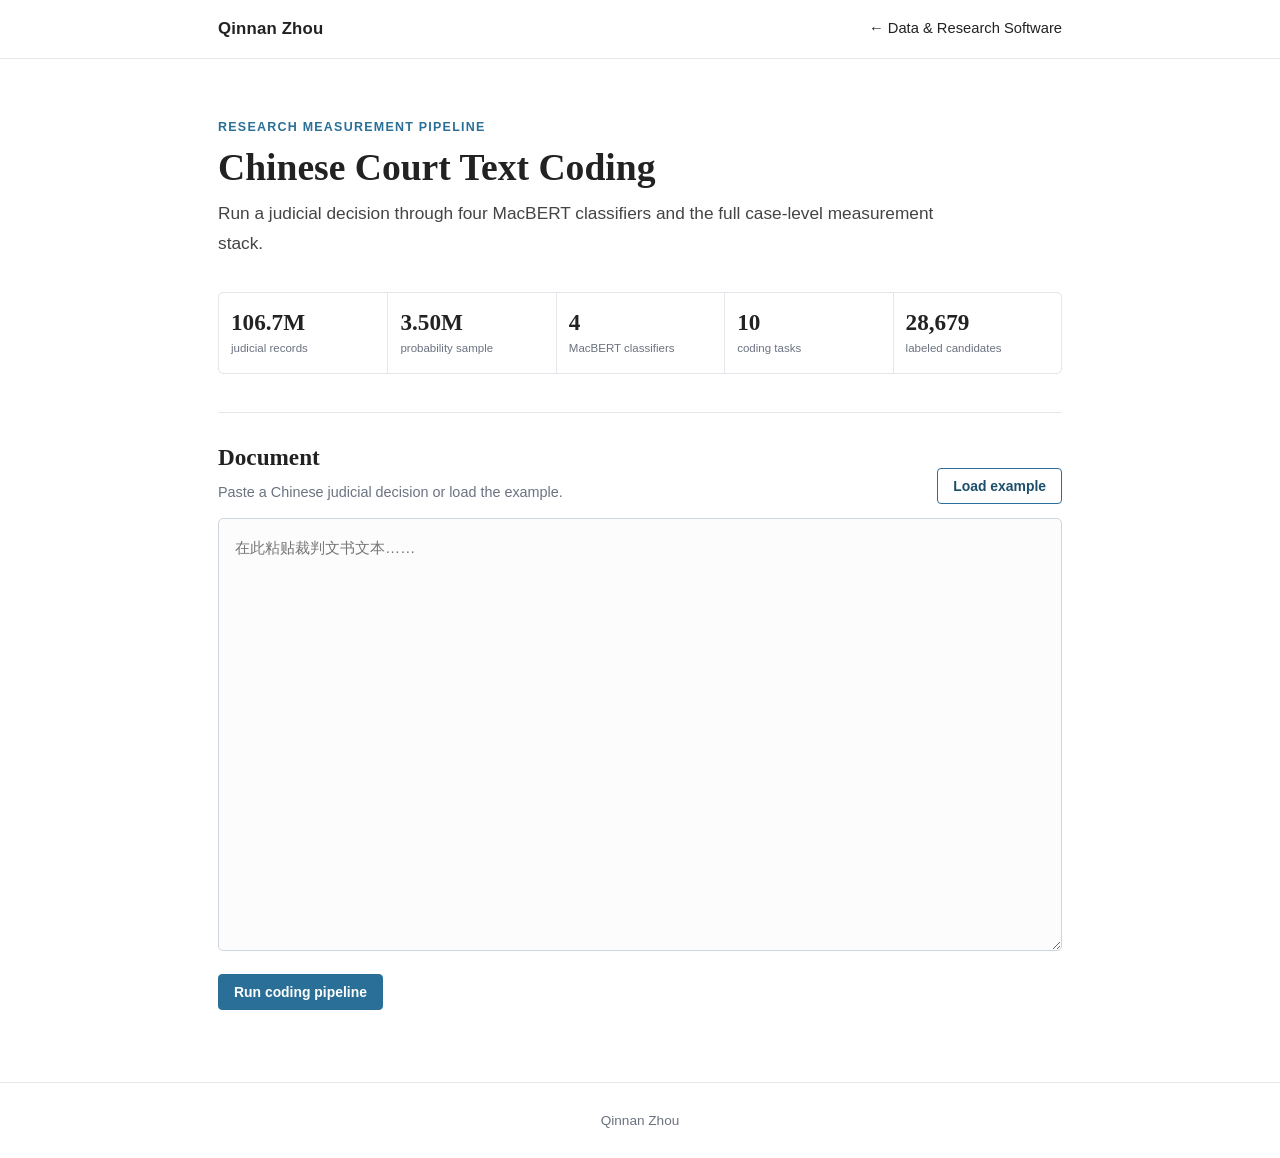
<file: coding-demo.html>
<!DOCTYPE html>
<html lang="en">
<head>
  <meta charset="UTF-8">
  <meta name="viewport" content="width=device-width, initial-scale=1.0">
  <title>Court Text Coding Demo · Qinnan Zhou</title>
  <meta name="description" content="Interactive MacBERT coding pipeline for Chinese judicial decisions.">
  <link rel="stylesheet" href="assets/css/main.css">
  <link rel="stylesheet" href="assets/css/coding-demo.css">
</head>
<body>
  <nav class="nav">
    <div class="nav-inner">
      <a class="nav-brand" href="index.html">Qinnan Zhou</a>
      <a class="demo-back" href="index.html#software">&larr; Data &amp; Research Software</a>
    </div>
  </nav>

  <main class="page demo-page">
    <header class="demo-hero">
      <p class="eyebrow">Research measurement pipeline</p>
      <h1>Chinese Court Text Coding</h1>
      <p>
        Run a judicial decision through four MacBERT classifiers and the full
        case-level measurement stack.
      </p>
    </header>

    <section class="scale-grid" aria-label="Project scale">
      <div><strong>106.7M</strong><span>judicial records</span></div>
      <div><strong>3.50M</strong><span>probability sample</span></div>
      <div><strong>4</strong><span>MacBERT classifiers</span></div>
      <div><strong>10</strong><span>coding tasks</span></div>
      <div><strong>28,679</strong><span>labeled candidates</span></div>
    </section>

    <section class="demo-section">
      <div class="section-heading">
        <div>
          <h2>Document</h2>
          <p>Paste a Chinese judicial decision or load the example.</p>
        </div>
        <button id="load-example" class="button button-secondary" type="button">Load example</button>
      </div>
      <label class="sr-only" for="court-text">Chinese judicial decision text</label>
      <textarea id="court-text" rows="15" placeholder="在此粘贴裁判文书文本……"></textarea>
      <div class="run-row">
        <button id="run-pipeline" class="button button-primary" type="button">Run coding pipeline</button>
        <span id="run-status" role="status" aria-live="polite"></span>
      </div>
    </section>

    <section id="results" class="results" hidden>
      <section class="demo-section">
        <div class="section-heading compact">
          <div>
            <h2>Annotated Text</h2>
            <p>Model candidates are labeled with posterior confidence.</p>
          </div>
        </div>
        <div class="legend">
          <span class="claim-key">Claim</span>
          <span class="evidence-key">Evidence</span>
          <span class="objection-key">Objection</span>
          <span class="event-key">Fact event</span>
          <span class="amount-key">Amount</span>
        </div>
        <div id="annotated-text" class="annotated-text"></div>
      </section>

      <section class="demo-section">
        <div class="section-heading compact">
          <div>
            <h2>Case Measures</h2>
            <p id="runtime"></p>
          </div>
        </div>
        <div id="case-measures" class="measure-grid"></div>
      </section>

      <section class="demo-section">
        <details class="json-panel">
          <summary>Structured JSON</summary>
          <button id="copy-json" class="copy-button" type="button">Copy JSON</button>
          <pre id="structured-json"></pre>
        </details>
      </section>
    </section>
  </main>

  <footer class="footer">Qinnan Zhou</footer>
  <script src="assets/js/coding-demo.js"></script>
</body>
</html>
</file>
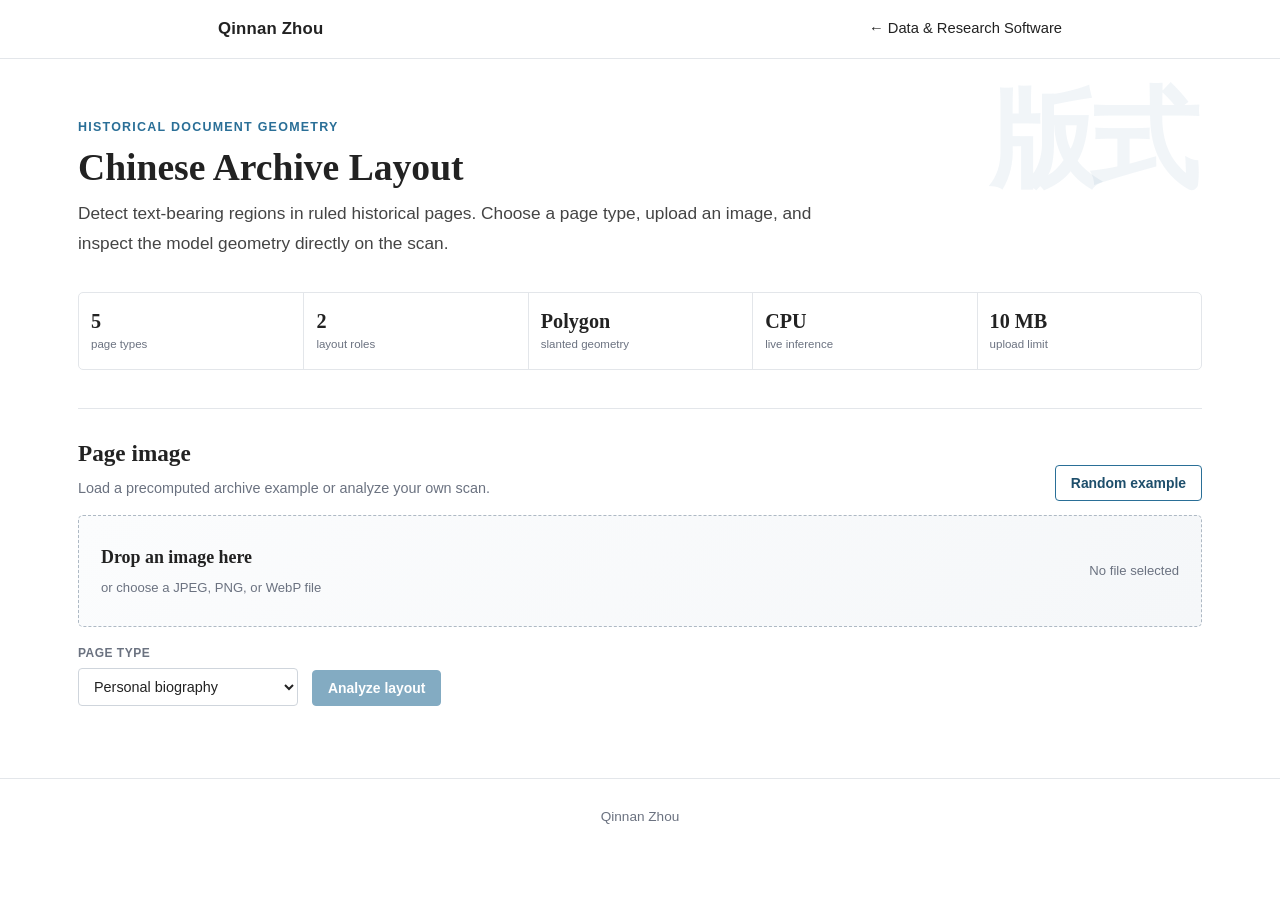
<file: layout-demo.html>
<!DOCTYPE html>
<html lang="en">
<head>
  <meta charset="UTF-8">
  <meta name="viewport" content="width=device-width, initial-scale=1.0">
  <title>Historical CJK Layout Demo · Qinnan Zhou</title>
  <meta name="description" content="Interactive layout analysis for historical Chinese archival pages.">
  <link rel="stylesheet" href="assets/css/main.css">
  <link rel="stylesheet" href="assets/css/coding-demo.css">
  <link rel="stylesheet" href="assets/css/layout-demo.css">
</head>
<body>
  <nav class="nav">
    <div class="nav-inner">
      <a class="nav-brand" href="index.html">Qinnan Zhou</a>
      <a class="demo-back" href="index.html#software">&larr; Data &amp; Research Software</a>
    </div>
  </nav>

  <main class="page demo-page layout-page">
    <header class="demo-hero layout-hero">
      <p class="eyebrow">Historical document geometry</p>
      <h1>Chinese Archive Layout</h1>
      <p>
        Detect text-bearing regions in ruled historical pages. Choose a page type,
        upload an image, and inspect the model geometry directly on the scan.
      </p>
    </header>

    <section class="scale-grid layout-scale" aria-label="Pipeline features">
      <div><strong>5</strong><span>page types</span></div>
      <div><strong>2</strong><span>layout roles</span></div>
      <div><strong>Polygon</strong><span>slanted geometry</span></div>
      <div><strong>CPU</strong><span>live inference</span></div>
      <div><strong>10 MB</strong><span>upload limit</span></div>
    </section>

    <section class="demo-section input-section">
      <div class="section-heading">
        <div>
          <h2>Page image</h2>
          <p>Load a precomputed archive example or analyze your own scan.</p>
        </div>
        <button id="random-example" class="button button-secondary" type="button">Random example</button>
      </div>

      <div id="drop-zone" class="drop-zone">
        <input id="page-file" type="file" accept="image/jpeg,image/png,image/webp">
        <div class="drop-copy">
          <strong>Drop an image here</strong>
          <span>or choose a JPEG, PNG, or WebP file</span>
        </div>
        <span id="file-name" class="file-name">No file selected</span>
      </div>

      <div class="control-row">
        <label for="page-kind">
          <span>Page type</span>
          <select id="page-kind">
            <option value="personal_biography">Personal biography</option>
            <option value="associate_biography">Associate biography</option>
            <option value="exam">Exam register</option>
            <option value="essay">Essay</option>
            <option value="poem">Poem</option>
          </select>
        </label>
        <button id="analyze-page" class="button button-primary" type="button" disabled>Analyze layout</button>
        <span id="layout-status" role="status" aria-live="polite"></span>
      </div>
    </section>

    <section id="layout-results" class="results" hidden>
      <section class="demo-section">
        <div class="section-heading compact">
          <div>
            <h2>Detected Layout</h2>
            <p id="result-caption">Model geometry over the source image.</p>
          </div>
          <div class="layout-legend" aria-label="Element roles">
            <span><i class="primary-swatch"></i>Primary</span>
            <span><i class="annotation-swatch"></i>Annotation</span>
          </div>
        </div>

        <div class="viewer-grid">
          <div class="image-stage">
            <img id="result-image" alt="Historical Chinese archival page">
            <svg id="layout-overlay" aria-label="Detected layout overlay"></svg>
          </div>
          <aside class="result-sidebar">
            <div id="layout-summary" class="layout-summary"></div>
            <div class="element-heading">
              <h3>Elements</h3>
              <span id="element-count"></span>
            </div>
            <div id="element-list" class="element-list"></div>
          </aside>
        </div>
      </section>

      <section class="demo-section">
        <details class="json-panel">
          <summary>Structured JSON</summary>
          <button id="copy-layout-json" class="copy-button" type="button">Copy JSON</button>
          <pre id="layout-json"></pre>
        </details>
      </section>
    </section>
  </main>

  <footer class="footer">Qinnan Zhou</footer>
  <script src="assets/js/layout-demo.js"></script>
</body>
</html>
</file>
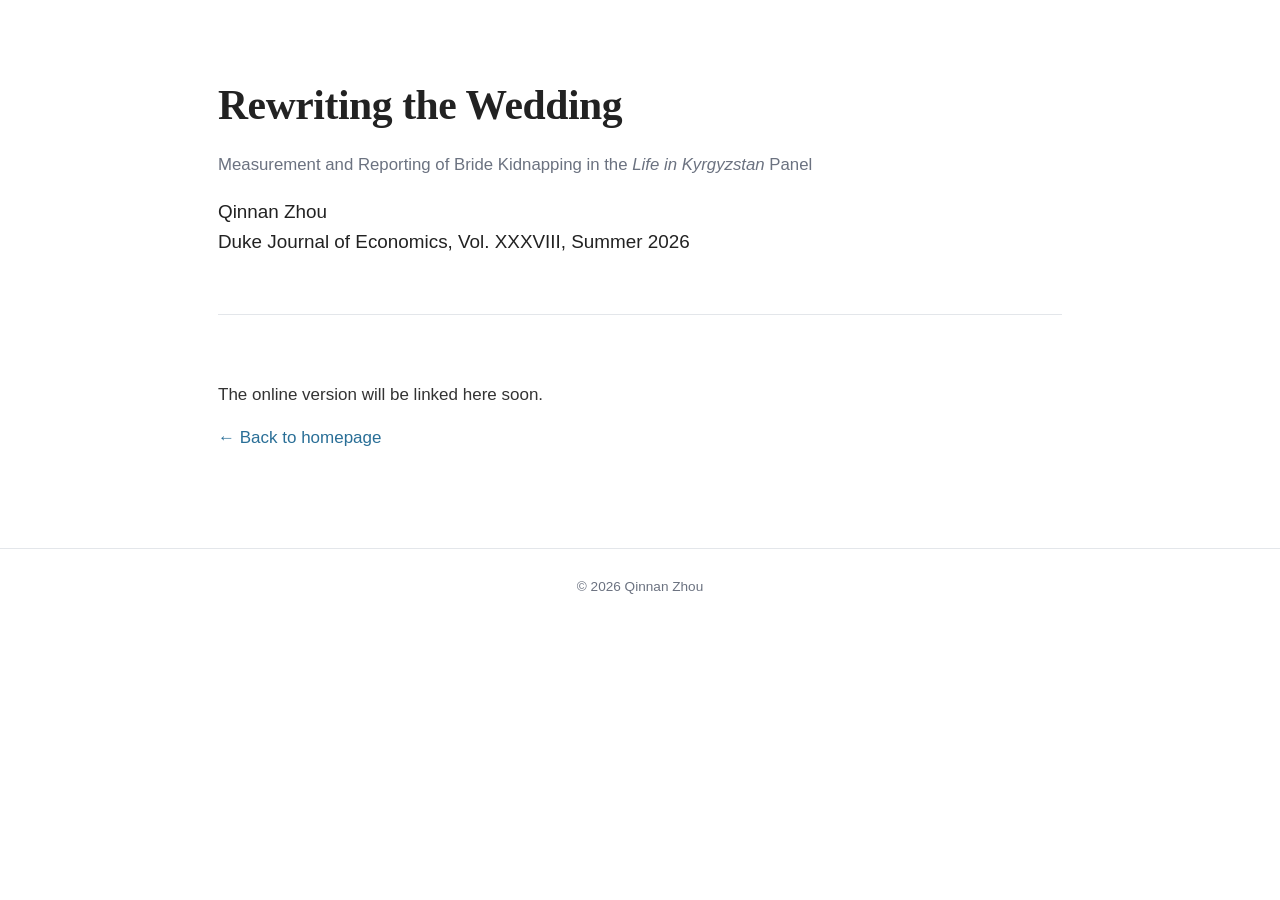
<file: papers/rewriting-the-wedding.html>
<!DOCTYPE html>
<html lang="en">
<head>
  <meta charset="UTF-8">
  <meta name="viewport" content="width=device-width, initial-scale=1.0">
  <title>Rewriting the Wedding — Qinnan Zhou</title>
  <meta name="robots" content="noindex, nofollow">
  <link rel="stylesheet" href="../assets/css/main.css">
</head>
<body>

  <div class="page">

    <section class="hero">
      <h1>Rewriting the Wedding</h1>
      <p class="affil">Measurement and Reporting of Bride Kidnapping in the <i>Life in Kyrgyzstan</i> Panel</p>
      <p class="agenda">
        Qinnan Zhou<br>
        Duke Journal of Economics, Vol.&nbsp;XXXVIII, Summer&nbsp;2026
      </p>
    </section>

    <section class="section">
      <p class="paper-desc" id="status">The online version will be linked here soon.</p>
      <p class="paper-desc"><a href="../index.html#research">&larr; Back to homepage</a></p>
    </section>

  </div>

  <footer class="footer">&copy; 2026 Qinnan Zhou</footer>

  <script>
    // Paste the journal URL between the quotes below (must start with https://).
    // While it is empty, this page shows the "linked here soon" message.
    var PAPER_URL = "";

    (function () {
      if (!/^https:\/\//.test(PAPER_URL)) { return; }
      var status = document.getElementById("status");
      var link = document.createElement("a");
      link.href = PAPER_URL;
      link.textContent = "Read the published version";
      status.textContent = "Redirecting to the published version. If nothing happens, ";
      status.appendChild(link);
      status.appendChild(document.createTextNode("."));
      window.location.replace(PAPER_URL);
    })();
  </script>
</body>
</html>
</file>
<file: assets/css/main.css>
/* =========================================================
   Qinnan Zhou — single-page academic homepage
   Clean academic styling, ~900px column.
   ========================================================= */
:root {
  --accent: #2a6f97;
  --accent-dark: #1d4e6b;
  --text: #222;
  --muted: #6b7280;
  --rule: #e3e6ea;
  --bg: #ffffff;
  --max-width: 900px;
  --serif: Georgia, "Times New Roman", serif;
  --sans: -apple-system, BlinkMacSystemFont, "Segoe UI", Roboto, Helvetica, Arial, sans-serif;
}

* { box-sizing: border-box; }
html { scroll-behavior: smooth; }

body {
  margin: 0;
  font-family: var(--sans);
  color: var(--text);
  background: var(--bg);
  line-height: 1.7;
  font-size: 17px;
  -webkit-font-smoothing: antialiased;
}

a { color: var(--accent); text-decoration: none; }
a:hover { color: var(--accent-dark); text-decoration: underline; }

img { max-width: 100%; }

/* ---------- Navigation ---------- */
.nav {
  position: sticky;
  top: 0;
  z-index: 50;
  background: rgba(255,255,255,0.95);
  backdrop-filter: saturate(180%) blur(6px);
  border-bottom: 1px solid var(--rule);
}
.nav-inner {
  max-width: var(--max-width);
  margin: 0 auto;
  padding: 0 28px;
  min-height: 58px;
  display: flex;
  align-items: center;
  justify-content: space-between;
}
.nav-brand { font-weight: 700; font-size: 1.05rem; color: var(--text); letter-spacing: 0.01em; }
.nav-brand:hover { text-decoration: none; }
.nav-links { display: flex; gap: 26px; list-style: none; margin: 0; padding: 0; }
.nav-links a { color: var(--text); font-size: 0.95rem; }
.nav-toggle { display: none; background: none; border: none; cursor: pointer; font-size: 1.5rem; line-height: 1; }

/* ---------- Layout ---------- */
.page {
  max-width: var(--max-width);
  margin: 0 auto;
  padding: 0 28px 90px;
}
section { scroll-margin-top: 76px; }

/* ---------- Hero ---------- */
.hero {
  padding: 70px 0 56px;
  border-bottom: 1px solid var(--rule);
}
.hero h1 {
  font-family: var(--serif);
  font-size: 2.6rem;
  font-weight: 700;
  margin: 0 0 10px;
  letter-spacing: -0.01em;
}
.hero .affil {
  font-size: 1.05rem;
  color: var(--muted);
  margin: 0 0 18px;
}
.hero .agenda {
  font-size: 1.18rem;
  line-height: 1.6;
  max-width: 46em;
  margin: 0;
}

/* ---------- Section headings ---------- */
.section { padding: 52px 0 0; }
.section > h2 {
  font-family: var(--serif);
  font-size: 1.55rem;
  font-weight: 700;
  margin: 0 0 4px;
}
.section > h2 + .section-rule {
  height: 2px;
  background: var(--text);
  width: 42px;
  margin: 0 0 26px;
}

/* ---------- Repository list (one row each) ---------- */
.repo-list { margin: 0; }
.repo {
  padding: 20px 0;
  border-bottom: 1px solid var(--rule);
}
.repo:first-child { border-top: 1px solid var(--rule); }
.repo-head {
  display: flex;
  flex-wrap: wrap;
  align-items: baseline;
  gap: 8px 14px;
  margin-bottom: 6px;
}
.repo-name {
  font-family: var(--sans);
  font-weight: 700;
  font-size: 1.08rem;
  color: var(--text);
}
.repo-name:hover { color: var(--accent); text-decoration: none; }
.repo-tags {
  font-size: 0.85rem;
  color: var(--muted);
  letter-spacing: 0.01em;
}
.repo-desc {
  margin: 0 0 8px;
  color: #333;
  max-width: 60em;
}
.repo-link {
  font-size: 0.88rem;
  font-weight: 600;
}
.repo-links { display: flex; align-items: center; gap: 18px; }
.see-all {
  margin-top: 22px;
  font-size: 0.95rem;
}

/* ---------- Field Works ---------- */
.field-project { padding: 18px 0; border-bottom: 1px solid var(--rule); }
.field-project:first-of-type { border-top: 1px solid var(--rule); }
.field-project h3 {
  font-family: var(--serif);
  font-size: 1.18rem;
  font-weight: 700;
  margin: 0 0 6px;
}
.field-project p { margin: 0 0 8px; max-width: 60em; color: #333; }

.gallery {
  display: grid;
  grid-template-columns: repeat(auto-fill, minmax(220px, 1fr));
  gap: 14px;
  margin-top: 30px;
}
.gallery figure {
  margin: 0;
  border-radius: 6px;
  overflow: hidden;
  background: #f2f4f6;
}
.gallery figure img {
  display: block;
  width: 100%;
  aspect-ratio: 4 / 3;
  object-fit: cover;
  cursor: pointer;
  transition: transform 0.25s ease;
}
.gallery figure img:hover { transform: scale(1.04); }
.gallery figcaption { padding: 8px 4px 0; font-size: 0.85rem; color: var(--muted); }

/* lightbox */
.lightbox {
  display: none;
  position: fixed; inset: 0;
  background: rgba(0,0,0,0.9);
  z-index: 100;
  align-items: center; justify-content: center;
  padding: 32px;
}
.lightbox.open { display: flex; }
.lightbox img { max-width: 92%; max-height: 86%; border-radius: 4px; }
.lightbox .caption { position: absolute; bottom: 24px; color: #eee; font-size: 0.95rem; }
.lightbox .close { position: absolute; top: 16px; right: 24px; color: #fff; font-size: 2rem; cursor: pointer; }

/* ---------- Research (papers + figures) ---------- */
.paper { border-top: 1px solid var(--rule); padding: 16px 0 0; }
.paper + .paper { margin-top: 26px; }
.paper > summary {
  cursor: pointer;
  list-style: none;
  display: flex;
  flex-wrap: wrap;
  align-items: baseline;
  gap: 4px 12px;
  font-family: var(--serif);
  font-size: 1.2rem;
  font-weight: 700;
}
.paper > summary::-webkit-details-marker { display: none; }
.paper > summary::before {
  content: "\25B8";              /* ▸ rotates to ▾ when open */
  color: var(--accent);
  font-size: 0.85em;
  display: inline-block;
  transition: transform 0.15s ease;
}
.paper[open] > summary::before { transform: rotate(90deg); }
.paper-tag { font-family: var(--sans); font-weight: 400; font-size: 0.85rem; color: var(--muted); }
.paper-desc { margin: 14px 0 6px; max-width: 60em; color: #333; }
.paper-heading-text em {
  display: block;
  margin-top: 2px;
  color: #444;
  font-size: 0.92em;
  font-weight: 400;
}

.voc-readouts {
  display: grid;
  grid-template-columns: repeat(5, 1fr);
  margin-top: 24px;
  border-top: 1px solid var(--rule);
  border-bottom: 1px solid var(--rule);
}
.voc-readouts > div { padding: 13px 12px 14px 0; }
.voc-readouts > div + div { padding-left: 12px; border-left: 1px solid var(--rule); }
.voc-readouts span { display: block; color: var(--muted); font-size: 0.7rem; line-height: 1.35; }
.voc-readouts strong { display: block; margin-top: 4px; font-family: var(--serif); font-size: 1.55rem; font-weight: 600; font-variant-numeric: tabular-nums; }
.voc-controls {
  display: grid;
  grid-template-columns: repeat(3, 1fr);
  gap: 20px;
  padding: 16px 0 2px;
}
.voc-controls label { display: grid; grid-template-columns: 1fr auto; gap: 4px 9px; color: #444; font-size: 0.76rem; font-weight: 600; }
.voc-controls input { grid-column: 1 / -1; width: 100%; accent-color: var(--accent); }
.voc-controls output { color: var(--accent-dark); font-variant-numeric: tabular-nums; }
.voc-figure svg { display: block; width: 100%; border: 1px solid var(--rule); border-radius: 4px; background: #fff; }

.research-figure { margin: 30px 0; }
.research-figure img {
  display: block;
  width: 100%;
  border: 1px solid var(--rule);
  border-radius: 4px;
  background: #fff;
}
.research-figure figcaption {
  font-size: 0.9rem;
  color: var(--muted);
  line-height: 1.55;
  margin-top: 8px;
  max-width: 62em;
}
.research-figure figcaption b { color: var(--text); font-weight: 600; }
.table-pair {
  display: grid;
  grid-template-columns: repeat(2, minmax(0, 1fr));
  gap: 14px;
  align-items: start;
}
.coming { color: var(--muted); font-style: italic; margin: 0; }

/* ---------- Footer ---------- */
.footer {
  border-top: 1px solid var(--rule);
  text-align: center;
  color: var(--muted);
  font-size: 0.85rem;
  padding: 26px 24px;
}

/* ---------- Responsive ---------- */
@media (max-width: 760px) {
  body { font-size: 16px; }
  .hero h1 { font-size: 2.1rem; }
  .hero { padding: 48px 0 40px; }
  .nav-links {
    display: none;
    position: absolute; top: 58px; left: 0; right: 0;
    flex-direction: column; gap: 0;
    background: #fff; border-bottom: 1px solid var(--rule);
    padding: 6px 28px;
  }
  .nav-links.open { display: flex; }
  .nav-links li { padding: 9px 0; }
  .nav-toggle { display: block; }
  .voc-readouts { grid-template-columns: 1fr; }
  .voc-readouts > div + div { padding-left: 0; border-left: 0; border-top: 1px solid var(--rule); }
  .voc-controls { grid-template-columns: 1fr; gap: 13px; }
  .table-pair { grid-template-columns: 1fr; }
}
</file>
<file: assets/css/coding-demo.css>
.demo-page { padding-bottom: 72px; }
.demo-back { color: var(--text); font-size: 0.92rem; }
.demo-hero { padding: 58px 0 34px; }
.demo-hero h1 { margin: 0 0 10px; font-family: var(--serif); font-size: 2.35rem; line-height: 1.15; }
.demo-hero > p:last-child { margin: 0; max-width: 46rem; color: #444; font-size: 1.08rem; }
.eyebrow { margin: 0 0 8px; color: var(--accent); font-size: 0.78rem; font-weight: 700; letter-spacing: 0.1em; text-transform: uppercase; }
.scale-grid { display: grid; grid-template-columns: repeat(5, 1fr); border: 1px solid var(--rule); border-radius: 5px; }
.scale-grid div { padding: 16px 12px; min-width: 0; }
.scale-grid div + div { border-left: 1px solid var(--rule); }
.scale-grid strong { display: block; font-family: var(--serif); font-size: 1.45rem; line-height: 1.2; font-variant-numeric: tabular-nums; }
.scale-grid span { display: block; margin-top: 4px; color: var(--muted); font-size: 0.72rem; line-height: 1.35; }
.demo-section { margin-top: 38px; padding-top: 25px; border-top: 1px solid var(--rule); }
.section-heading { display: flex; align-items: end; justify-content: space-between; gap: 20px; margin-bottom: 14px; }
.section-heading.compact { align-items: start; }
.section-heading h2 { margin: 0; font-family: var(--serif); font-size: 1.45rem; }
.section-heading p { margin: 3px 0 0; color: var(--muted); font-size: 0.9rem; }
#court-text { width: 100%; resize: vertical; padding: 16px; border: 1px solid #cfd5dc; border-radius: 5px; background: #fcfcfd; color: var(--text); font: 0.95rem/1.75 var(--sans); }
#court-text:focus { outline: 2px solid rgba(42,111,151,0.18); border-color: var(--accent); }
.button { border-radius: 4px; padding: 9px 15px; border: 1px solid var(--accent); font: 600 0.87rem var(--sans); cursor: pointer; }
.button-primary { background: var(--accent); color: #fff; }
.button-primary:hover { background: var(--accent-dark); }
.button-secondary { background: #fff; color: var(--accent-dark); }
.button:disabled { opacity: 0.58; cursor: wait; }
.run-row { display: flex; align-items: center; gap: 14px; margin-top: 13px; }
#run-status { color: var(--muted); font-size: 0.88rem; }
#run-status.error { color: #9b2c2c; }
.legend { display: flex; flex-wrap: wrap; gap: 8px 16px; margin: 0 0 13px; color: #4b5563; font-size: 0.78rem; }
.legend span::before { content: ""; display: inline-block; width: 10px; height: 10px; margin-right: 6px; border-radius: 2px; }
.claim-key::before, .span-claim { background: #dbeafe; }
.evidence-key::before, .span-evidence { background: #dcfce7; }
.objection-key::before, .span-objection { background: #fee2e2; }
.event-key::before, .span-event { background: #fef3c7; }
.amount-key::before, .span-amount { background: #ede9fe; }
.annotated-text { padding: 18px; border: 1px solid var(--rule); border-radius: 5px; white-space: pre-wrap; font-size: 0.94rem; line-height: 2.05; }
.annotated-text mark { position: relative; border-radius: 3px; padding: 2px 3px; color: inherit; }
.annotated-text mark .confidence { margin-left: 5px; color: #4b5563; font-size: 0.68rem; font-weight: 700; white-space: nowrap; }
.measure-grid { display: grid; grid-template-columns: repeat(3, 1fr); gap: 11px; }
.measure { padding: 13px 14px; border: 1px solid var(--rule); border-radius: 5px; background: #fff; }
.measure span { display: block; color: var(--muted); font-size: 0.72rem; text-transform: uppercase; letter-spacing: 0.045em; }
.measure strong { display: block; margin-top: 3px; font-family: var(--serif); font-size: 1.12rem; overflow-wrap: anywhere; }
.json-panel { position: relative; }
.json-panel summary { cursor: pointer; font-family: var(--serif); font-size: 1.25rem; font-weight: 700; }
.json-panel pre { max-height: 560px; overflow: auto; padding: 16px; border: 1px solid var(--rule); border-radius: 5px; background: #f7f8fa; font: 0.76rem/1.55 ui-monospace, SFMono-Regular, Consolas, monospace; white-space: pre-wrap; }
.copy-button { position: absolute; top: 0; right: 0; border: 0; background: none; color: var(--accent); font-weight: 600; cursor: pointer; }
.sr-only { position: absolute; width: 1px; height: 1px; padding: 0; margin: -1px; overflow: hidden; clip: rect(0,0,0,0); white-space: nowrap; border: 0; }
@media (max-width: 760px) {
  .demo-hero { padding-top: 42px; }
  .demo-hero h1 { font-size: 2rem; }
  .scale-grid { grid-template-columns: 1fr 1fr; }
  .scale-grid div + div { border-left: 0; }
  .scale-grid div:nth-child(even) { border-left: 1px solid var(--rule); }
  .scale-grid div:nth-child(n+3) { border-top: 1px solid var(--rule); }
  .section-heading { align-items: start; flex-direction: column; gap: 10px; }
  .measure-grid { grid-template-columns: 1fr 1fr; }
  .demo-back { font-size: 0.8rem; }
}
</file>
<file: assets/css/layout-demo.css>
.layout-page { max-width: 1180px; }
.layout-hero { position: relative; }
.layout-hero::after {
  content: "版式";
  position: absolute;
  right: 1%;
  top: 28px;
  color: rgba(42, 111, 151, 0.065);
  font: 700 6.8rem/1 var(--serif);
  letter-spacing: -0.08em;
  pointer-events: none;
}
.layout-scale strong { font-size: 1.26rem; }
.drop-zone {
  position: relative;
  display: grid;
  grid-template-columns: 1fr auto;
  align-items: center;
  gap: 18px;
  min-height: 112px;
  padding: 22px;
  border: 1px dashed #aeb9c4;
  border-radius: 5px;
  background: linear-gradient(135deg, #fbfcfd, #f5f7f9);
  transition: border-color 150ms, background 150ms;
}
.drop-zone.dragging { border-color: var(--accent); background: #f0f6f9; }
.drop-zone input { position: absolute; inset: 0; width: 100%; height: 100%; opacity: 0; cursor: pointer; }
.drop-copy { display: flex; flex-direction: column; gap: 4px; }
.drop-copy strong { font-family: var(--serif); font-size: 1.12rem; }
.drop-copy span, .file-name { color: var(--muted); font-size: 0.82rem; }
.file-name { max-width: 24rem; overflow: hidden; text-overflow: ellipsis; white-space: nowrap; }
.control-row { display: flex; align-items: end; flex-wrap: wrap; gap: 14px; margin-top: 16px; }
.control-row label { display: flex; flex-direction: column; gap: 5px; color: var(--muted); font-size: 0.75rem; font-weight: 700; letter-spacing: 0.04em; text-transform: uppercase; }
.control-row select { min-width: 220px; padding: 9px 34px 9px 11px; border: 1px solid #cfd5dc; border-radius: 4px; background: #fff; color: var(--text); font: 0.9rem var(--sans); }
#layout-status { align-self: center; color: var(--muted); font-size: 0.86rem; }
#layout-status.error { color: #9b2c2c; }
.layout-legend { display: flex; gap: 16px; color: #4b5563; font-size: 0.8rem; }
.layout-legend span { display: flex; align-items: center; gap: 6px; }
.layout-legend i { width: 18px; height: 3px; border-radius: 2px; }
.primary-swatch { background: #8745c4; }
.annotation-swatch { background: #ec7900; }
.viewer-grid { display: grid; grid-template-columns: minmax(0, 1fr) 300px; align-items: start; gap: 24px; }
.image-stage { position: relative; min-height: 420px; overflow: hidden; border: 1px solid var(--rule); border-radius: 5px; background: #ece9e1; }
.image-stage img { display: block; width: 100%; height: auto; }
.image-stage svg { position: absolute; inset: 0; width: 100%; height: 100%; }
.layout-shape { vector-effect: non-scaling-stroke; fill-opacity: 0.055; stroke-width: 2; transition: fill-opacity 120ms, stroke-width 120ms; }
.layout-shape.primary { fill: #8745c4; stroke: #8745c4; }
.layout-shape.annotation { fill: #ec7900; stroke: #ec7900; }
.layout-shape.active { fill-opacity: 0.18; stroke-width: 4; }
.result-sidebar { position: sticky; top: 76px; }
.layout-summary { display: grid; grid-template-columns: 1fr 1fr; border: 1px solid var(--rule); border-radius: 5px; }
.layout-summary div { padding: 11px 12px; }
.layout-summary div:nth-child(even) { border-left: 1px solid var(--rule); }
.layout-summary div:nth-child(n+3) { border-top: 1px solid var(--rule); }
.layout-summary span { display: block; color: var(--muted); font-size: 0.68rem; letter-spacing: 0.04em; text-transform: uppercase; }
.layout-summary strong { display: block; margin-top: 3px; font: 700 1rem var(--serif); overflow-wrap: anywhere; }
.element-heading { display: flex; align-items: baseline; justify-content: space-between; margin: 20px 0 8px; }
.element-heading h3 { margin: 0; font: 700 1.05rem var(--serif); }
.element-heading span { color: var(--muted); font-size: 0.74rem; }
.element-list { max-height: 520px; overflow: auto; border-top: 1px solid var(--rule); }
.element-row { display: grid; grid-template-columns: 10px 1fr auto; align-items: center; gap: 9px; width: 100%; padding: 9px 4px; border: 0; border-bottom: 1px solid var(--rule); background: transparent; color: var(--text); text-align: left; cursor: pointer; }
.element-row:hover, .element-row.active { background: #f5f7f9; }
.role-dot { width: 7px; height: 7px; border-radius: 50%; }
.role-dot.primary { background: #8745c4; }
.role-dot.annotation { background: #ec7900; }
.element-row strong { font-size: 0.79rem; }
.element-row small { display: block; margin-top: 2px; color: var(--muted); font-size: 0.68rem; }
.element-row > span:last-child { color: var(--muted); font: 0.68rem ui-monospace, monospace; }
@media (max-width: 900px) {
  .viewer-grid { grid-template-columns: 1fr; }
  .result-sidebar { position: static; }
  .element-list { max-height: 320px; }
}
@media (max-width: 620px) {
  .layout-hero::after { display: none; }
  .drop-zone { grid-template-columns: 1fr; }
  .control-row { align-items: stretch; flex-direction: column; }
  .control-row select { width: 100%; }
  .image-stage { min-height: 280px; }
}
</file>
